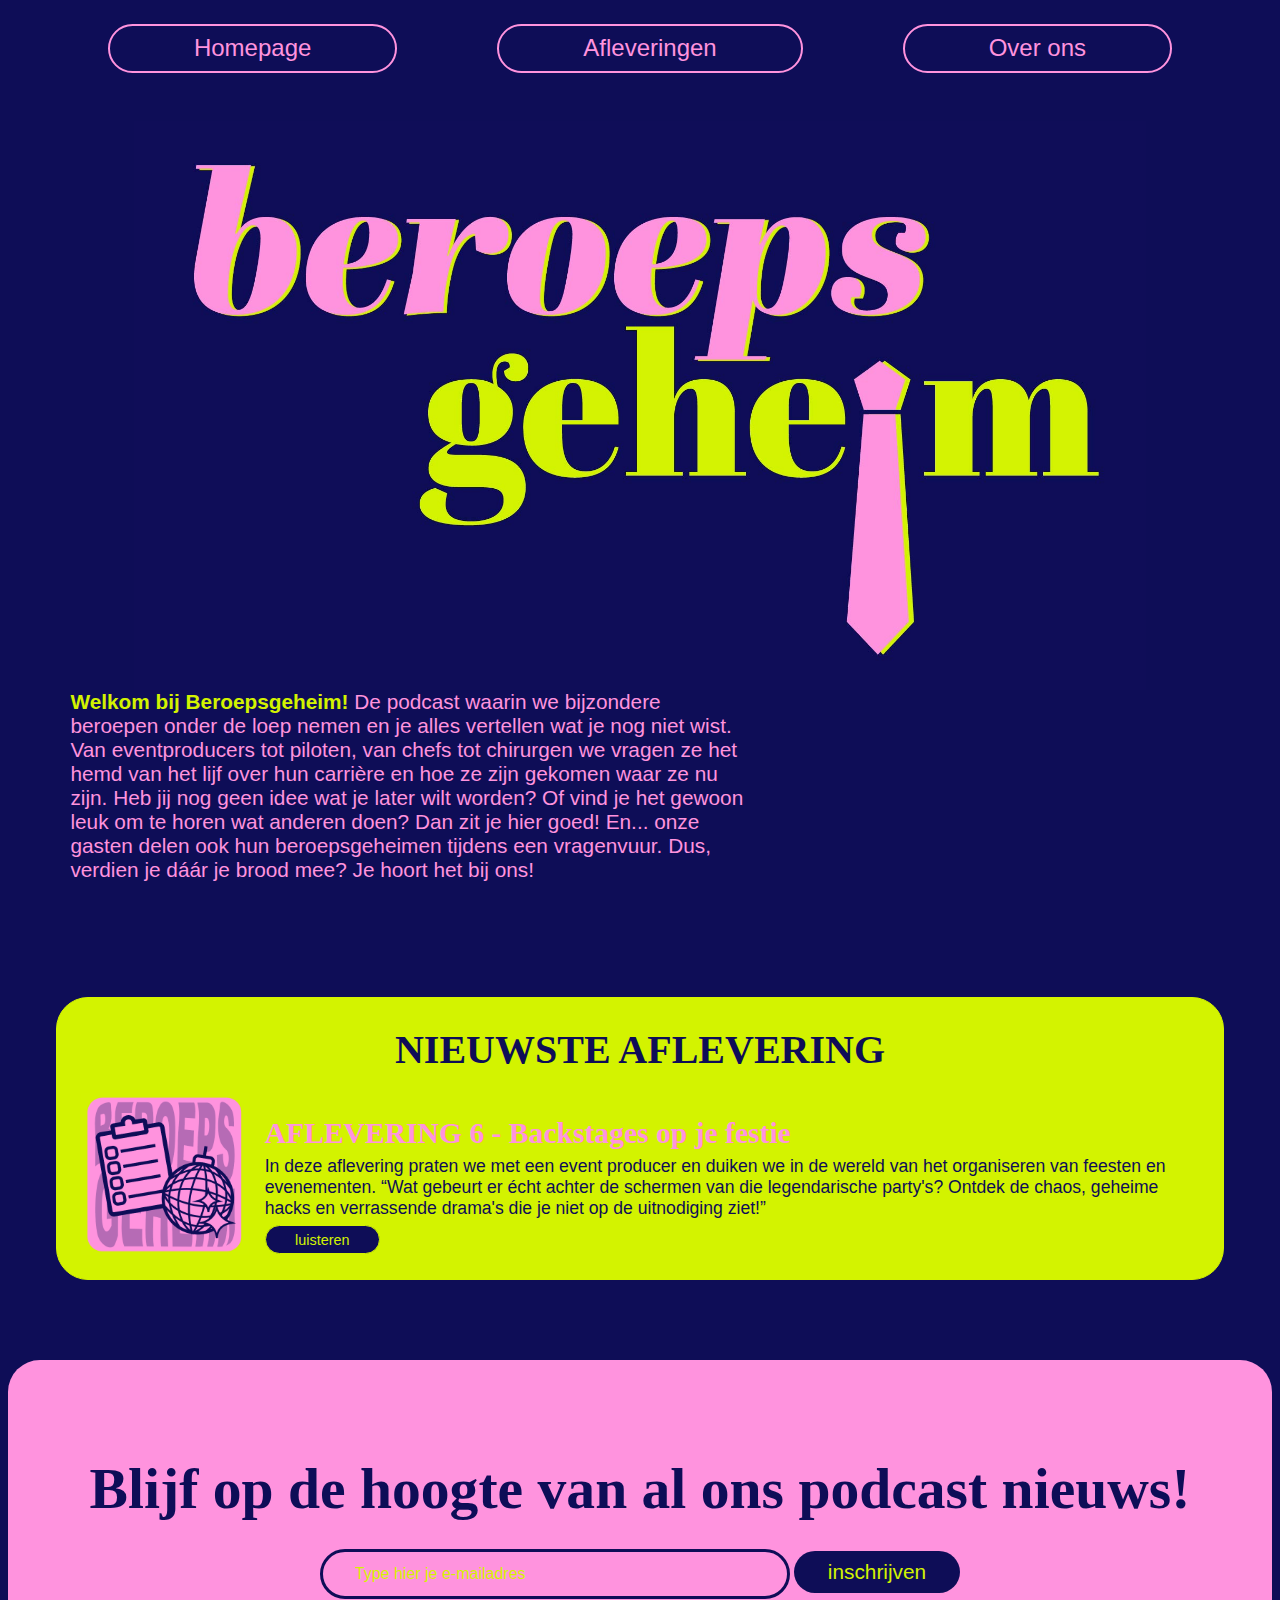
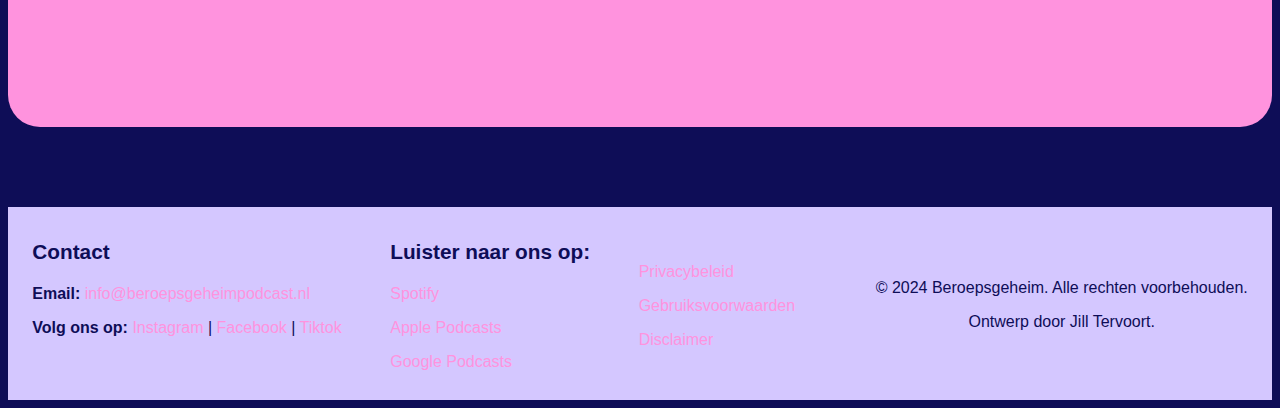
<file: index.html>
<!DOCTYPE html>
<html lang="nl">
<head>
    <meta charset="UTF-8">
    <meta name="viewport" content="width=device-width, initial-scale=1.0">
    <title>Homepage</title>
    <link rel="stylesheet" href="styles.css">
</head>

<body>
    <header>
      <nav>
        <ul class="hoofd-navigatie">
            <li><a href="index.html">Homepage</a></li>
            <li><a href="afleveringen.html">Afleveringen</a></li>
            <li><a href="over-ons.html">Over ons</a></li>
        </ul>
      </nav>
        
        <img src="images/logoberoepsgeheim.jpg" alt="logo beroepsgeheim">
        <p><strong>Welkom bij Beroepsgeheim!</strong> De podcast waarin we bijzondere beroepen onder de loep nemen en je alles vertellen wat je nog niet wist. Van eventproducers tot piloten, van chefs tot chirurgen we vragen ze het hemd van het lijf over hun carrière en hoe ze zijn gekomen waar ze nu zijn. Heb jij nog geen idee wat je later wilt worden? Of vind je het gewoon leuk om te horen wat anderen doen? Dan zit je hier goed! En... onze gasten delen ook hun beroepsgeheimen tijdens een vragenvuur. Dus, verdien je dáár je brood mee? Je hoort het bij ons!</p>
    </header>

    <main> 

        <section class="newest">
            <h1>NIEUWSTE AFLEVERING</h1>
            <div>
                <img src="images/event-producer.png" alt="aflevering event producer tumbnail"/>
                <div class="newest-text">
                     <h2>AFLEVERING 6 - Backstages op je festie</h2>
                     <p>In deze aflevering praten we met een event producer en duiken we in de wereld van het organiseren van feesten en evenementen. “Wat gebeurt er écht achter de schermen van die legendarische party's? Ontdek de chaos, geheime hacks en verrassende drama's die je niet op de uitnodiging ziet!”</p>
                     <button>luisteren</button>
                </div>
            </div>
        </section>

        <section class="call-to-action">
            <h2><strong>Blijf op de hoogte van al ons podcast nieuws!</strong></h2>
            <div class="email-container">
                <input type="email" id="email" placeholder="Type hier je e-mailadres" class="email-input">
                <button type="submit" class="email-button">inschrijven</button>
              </div>
              <!-- bronvermelding= HTML: HyperText Markup Language | MDN. (2024, 3 augustus). MDN Web Docs. https://developer.mozilla.org/en-US/docs/Web/HTML/Element/input/email-->
        </section>
    </main>

    <footer>
        <div class="footer-container">
            <div>
              <h2>Contact</h2>
              <nav>
                <ul>
                  <li><strong>Email: </strong><a href="mailto:info@beroepsgeheimpodcast.nl">info@beroepsgeheimpodcast.nl</a></li>
                  <li><strong>Volg ons op: </strong>
                    <a href="#">Instagram</a> | 
                    <a href="#">Facebook</a> | 
                    <a href="#">Tiktok</a>
                  </li>
                </ul>
              </nav>
            </div>
        
            <div>
              <h2>Luister naar ons op:</h2>
              <nav>
                <ul>
                  <li><a href="#">Spotify</a></li>
                  <li><a href="#">Apple Podcasts</a></li>
                  <li><a href="#">Google Podcasts</a></li>
                </ul>
              </nav>
            </div>
        
            <div class="footer-legal">
              <nav>
                <ul>
                  <li><a href="#">Privacybeleid</a></li>
                  <li><a href="#">Gebruiksvoorwaarden</a></li>
                  <li><a href="#">Disclaimer</a></li>
                </ul>
              </nav>
            </div>
        
            <div class="footer-bottom">
              <p>© 2024 Beroepsgeheim. Alle rechten voorbehouden.</p>
              <p>Ontwerp door Jill Tervoort.</p>
            </div>
        </div>
    </footer>

    <!--Voor de html en css code voor de footer heb ik chat-gpt gebruikt als inspiratiebron, maar deze code wel bijna volledig naar eigen hand gezet-->
    
</body>
</html>
</file>
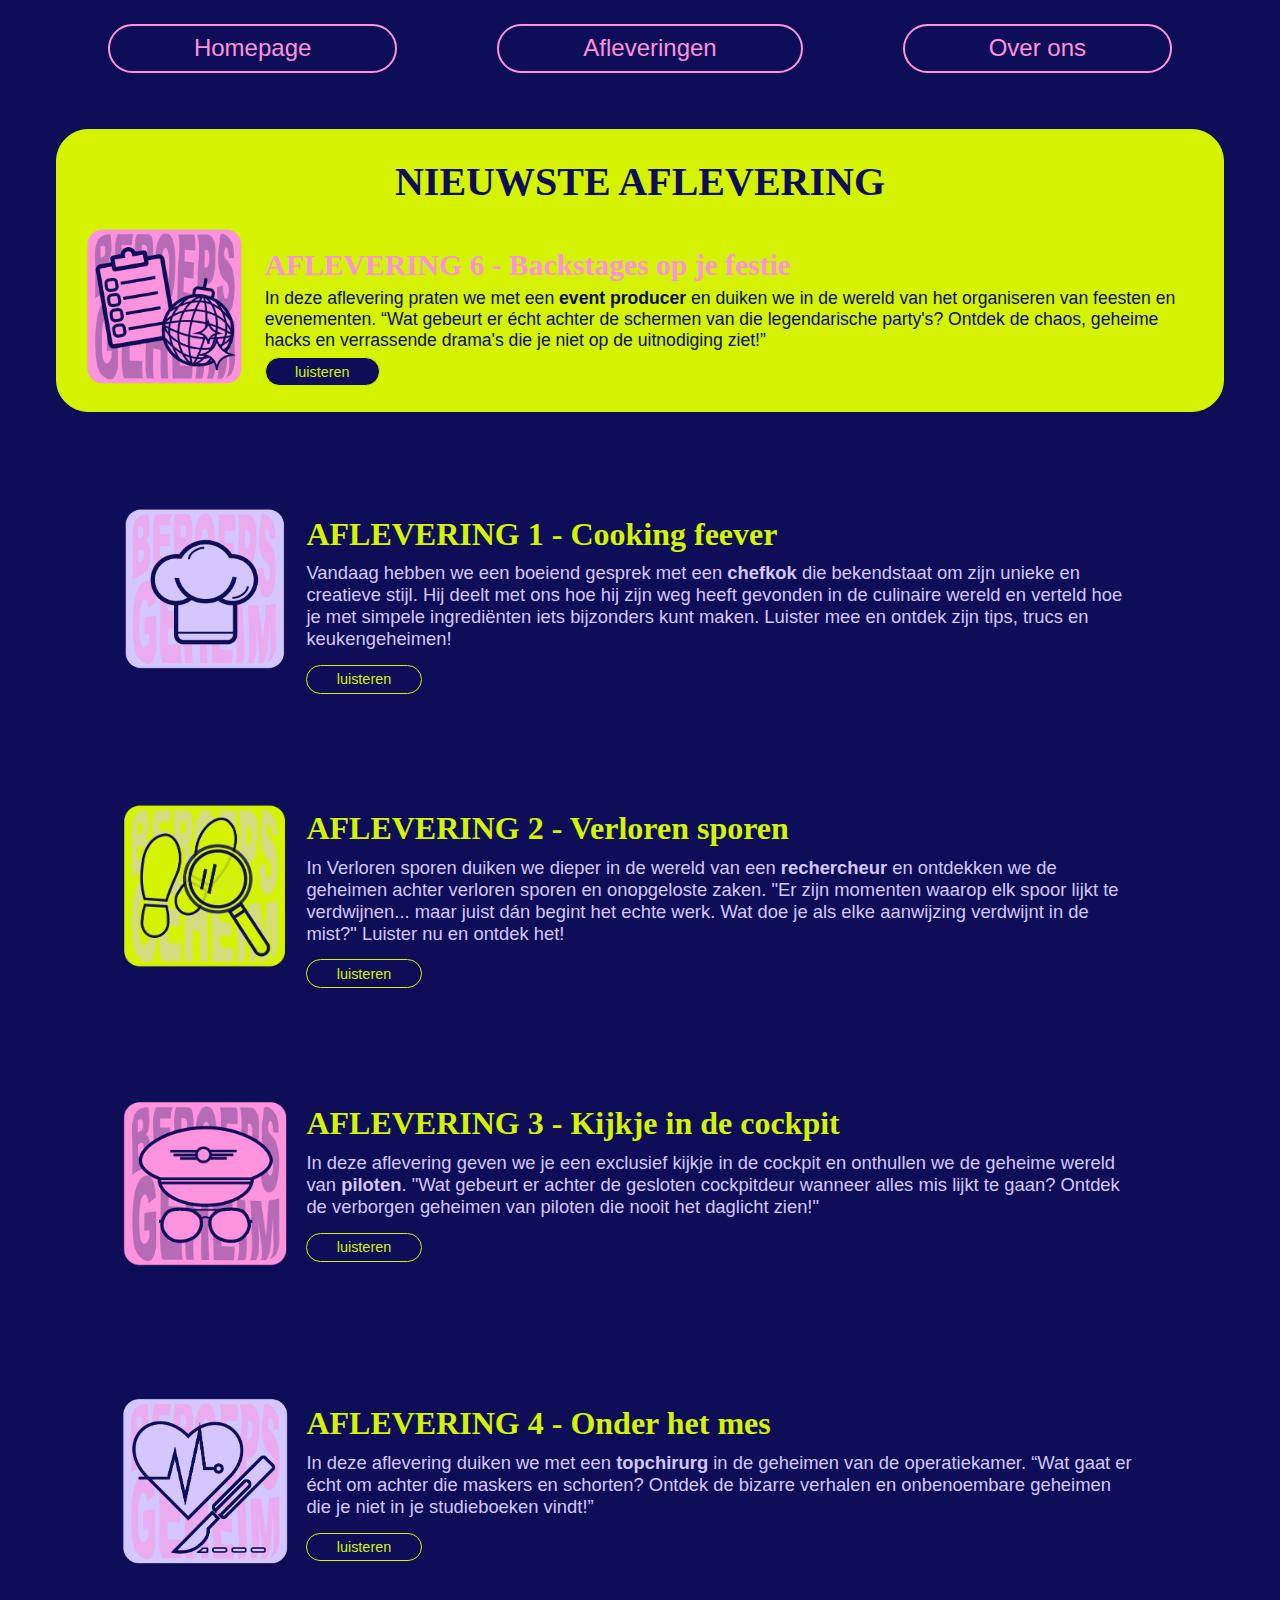
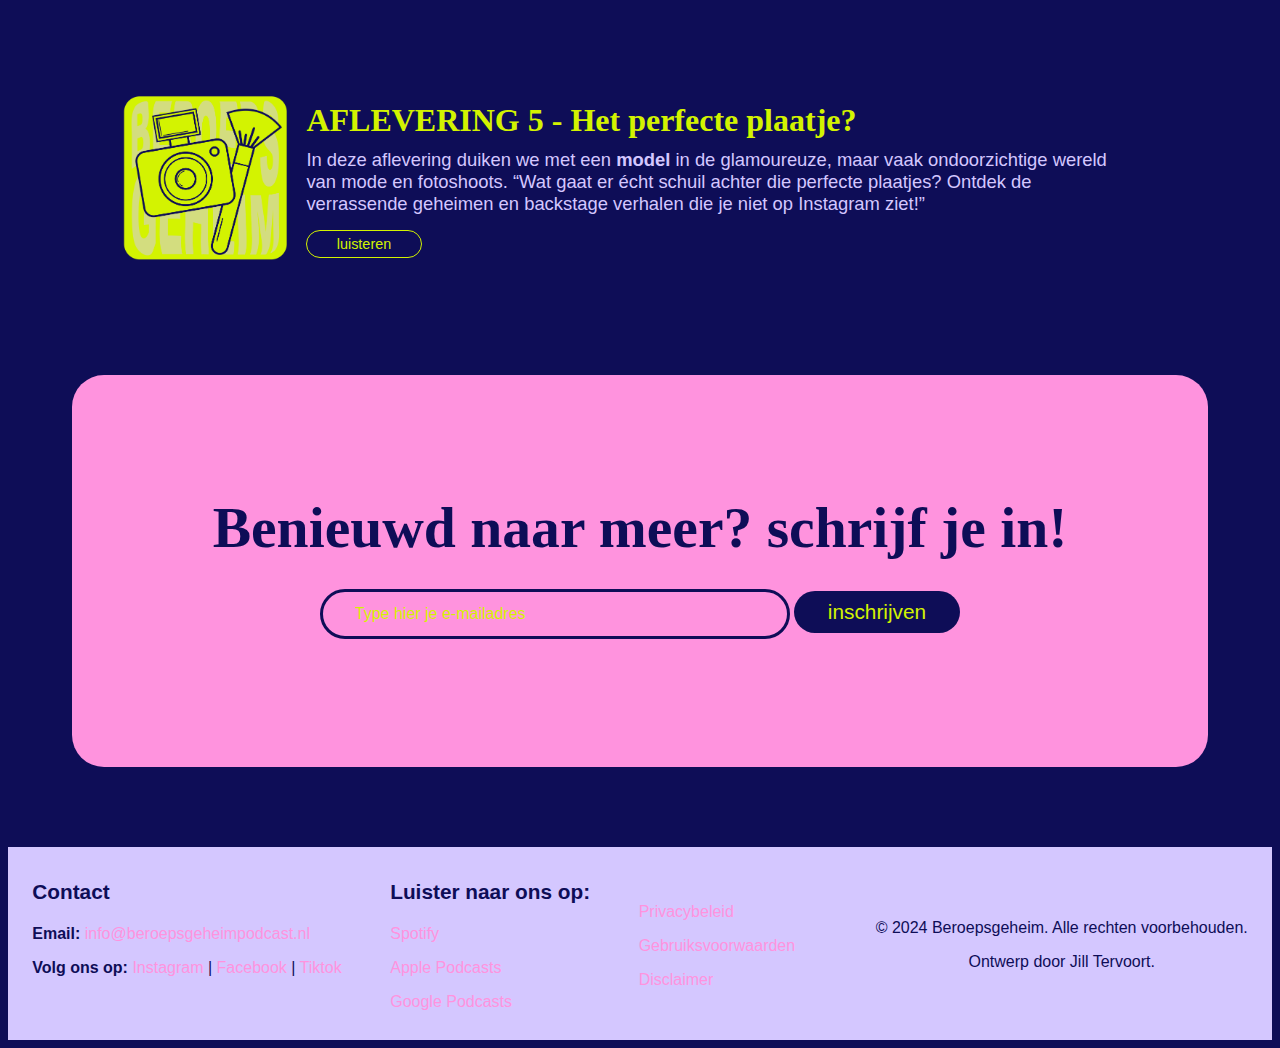
<file: afleveringen.html>
<!DOCTYPE html>
<html lang="nl">
<head>
    <meta charset="UTF-8">
    <meta name="viewport" content="width=device-width, initial-scale=1.0">
    <title>Afleveringen</title>
    <link rel="stylesheet" href="styles.css">
</head>

<body>
    <header>
      <nav>
        <ul class="hoofd-navigatie">
            <li><a href="index.html">Homepage</a></li>
            <li><a href="afleveringen.html">Afleveringen</a></li>
            <li><a href="over-ons.html">Over ons</a></li>
        </ul>
      </nav>

    </header>

    <main>

        <section class="newest">
            <h1>NIEUWSTE AFLEVERING</h1>
            <div>
                <img src="images/event-producer.png" alt="aflevering event producer tumbnail"/>
                <div class="newest-text">
                     <h2>AFLEVERING 6 - Backstages op je festie</h2>
                     <p>In deze aflevering praten we met een <strong>event producer</strong> en duiken we in de wereld van het organiseren van feesten en evenementen. “Wat gebeurt er écht achter de schermen van die legendarische party's? Ontdek de chaos, geheime hacks en verrassende drama's die je niet op de uitnodiging ziet!”</p>
                     <button>luisteren</button>
                </div>
            </div>
        </section>

        <article>
            <img src="images/chef-kok.png" alt="tumbnail podcast chefkok">
            <div>
                <h2>AFLEVERING 1 - Cooking feever</h2>
                <p>Vandaag hebben we een boeiend gesprek met een <strong>chefkok</strong> die bekendstaat om zijn unieke en creatieve stijl. Hij deelt met ons hoe hij zijn weg heeft gevonden in de culinaire wereld en verteld hoe je met simpele ingrediënten iets bijzonders kunt maken. Luister mee en ontdek zijn tips, trucs en keukengeheimen!</p>
                <button>luisteren</button>
            </div>
        </article>

        <article>
            <img src="images/rechercheur.png" alt="tumbnail podcast rechercheur">
            <div>
                <h2>AFLEVERING 2 - Verloren sporen</h2>
                <p>In Verloren sporen duiken we dieper in de wereld van een <strong>rechercheur</strong> en ontdekken we de geheimen achter verloren sporen en onopgeloste zaken. "Er zijn momenten waarop elk spoor lijkt te verdwijnen... maar juist dán begint het echte werk. Wat doe je als elke aanwijzing verdwijnt in de mist?" Luister nu en ontdek het!</p>
                <button>luisteren</button>
            </div>
        </article>

        <article> 
            <img src="images/piloot.png" alt="tumbnail podcast piloot">
            <div>
                <h2>AFLEVERING 3 - Kijkje in de cockpit</h2>
                <p>In deze aflevering geven we je een exclusief kijkje in de cockpit en onthullen we de geheime wereld van <strong>piloten</strong>. "Wat gebeurt er achter de gesloten cockpitdeur wanneer alles mis lijkt te gaan? Ontdek de verborgen geheimen van piloten die nooit het daglicht zien!"</p>
                <button>luisteren</button>
            </div>
        </article>

        <article>
            <img src="images/chirurg.png" alt="tumbnail podcast chirurg">
            <div>
                <h2>AFLEVERING 4 - Onder het mes</h2>
                <p>In deze aflevering duiken we met een <strong>topchirurg</strong> in de geheimen van de operatiekamer. “Wat gaat er écht om achter die maskers en schorten? Ontdek de bizarre verhalen en onbenoembare geheimen die je niet in je studieboeken vindt!”</p>
                <button>luisteren</button>
            </div>
        </article>

        <article> 
            <img src="images/model.png" alt="tumbnail podcast model">
            <div>
                <h2>AFLEVERING 5 - Het perfecte plaatje?</h2>
                <p>In deze aflevering duiken we met een <strong>model</strong> in de glamoureuze, maar vaak ondoorzichtige wereld van mode en fotoshoots. “Wat gaat er écht schuil achter die perfecte plaatjes? Ontdek de verrassende geheimen en backstage verhalen die je niet op Instagram ziet!”</p>
                <button>luisteren</button>
            </div>
        </article>

        <article class="call-to-action">
            <h2><strong>Benieuwd naar meer? schrijf je in!</strong></h2>
            <div class="email-container">
                <input type="email" id="email" placeholder="Type hier je e-mailadres" class="email-input">
                <button type="submit" class="email-button">inschrijven</button>
              </div>
              <!-- bronvermelding= HTML: HyperText Markup Language | MDN. (2024, 3 augustus). MDN Web Docs. https://developer.mozilla.org/en-US/docs/Web/HTML/Element/input/email-->
        </article>

    </main>

    <footer>
      <div class="footer-container">
          <div>
            <h2>Contact</h2>
            <nav>
              <ul>
                <li><strong>Email: </strong><a href="mailto:info@beroepsgeheimpodcast.nl">info@beroepsgeheimpodcast.nl</a></li>
                <li><strong>Volg ons op: </strong>
                  <a href="#">Instagram</a> | 
                  <a href="#">Facebook</a> | 
                  <a href="#">Tiktok</a>
                </li>
              </ul>
            </nav>
          </div>
      
          <div>
            <h2>Luister naar ons op:</h2>
            <nav>
              <ul>
                <li><a href="#">Spotify</a></li>
                <li><a href="#">Apple Podcasts</a></li>
                <li><a href="#">Google Podcasts</a></li>
              </ul>
            </nav>
          </div>
      
          <div class="footer-legal">
            <nav>
              <ul>
                <li><a href="#">Privacybeleid</a></li>
                <li><a href="#">Gebruiksvoorwaarden</a></li>
                <li><a href="#">Disclaimer</a></li>
              </ul>
            </nav>
          </div>
      
          <div class="footer-bottom">
            <p>© 2024 Beroepsgeheim. Alle rechten voorbehouden.</p>
            <p>Ontwerp door Jill Tervoort.</p>
          </div>
      </div>
    </footer>

    <!--Voor de html en css code voor de footer heb ik chat-gpt gebruikt als inspiratiebron, maar deze code wel bijna volledig naar eigen hand gezet-->
    
</body>
</html>
</file>
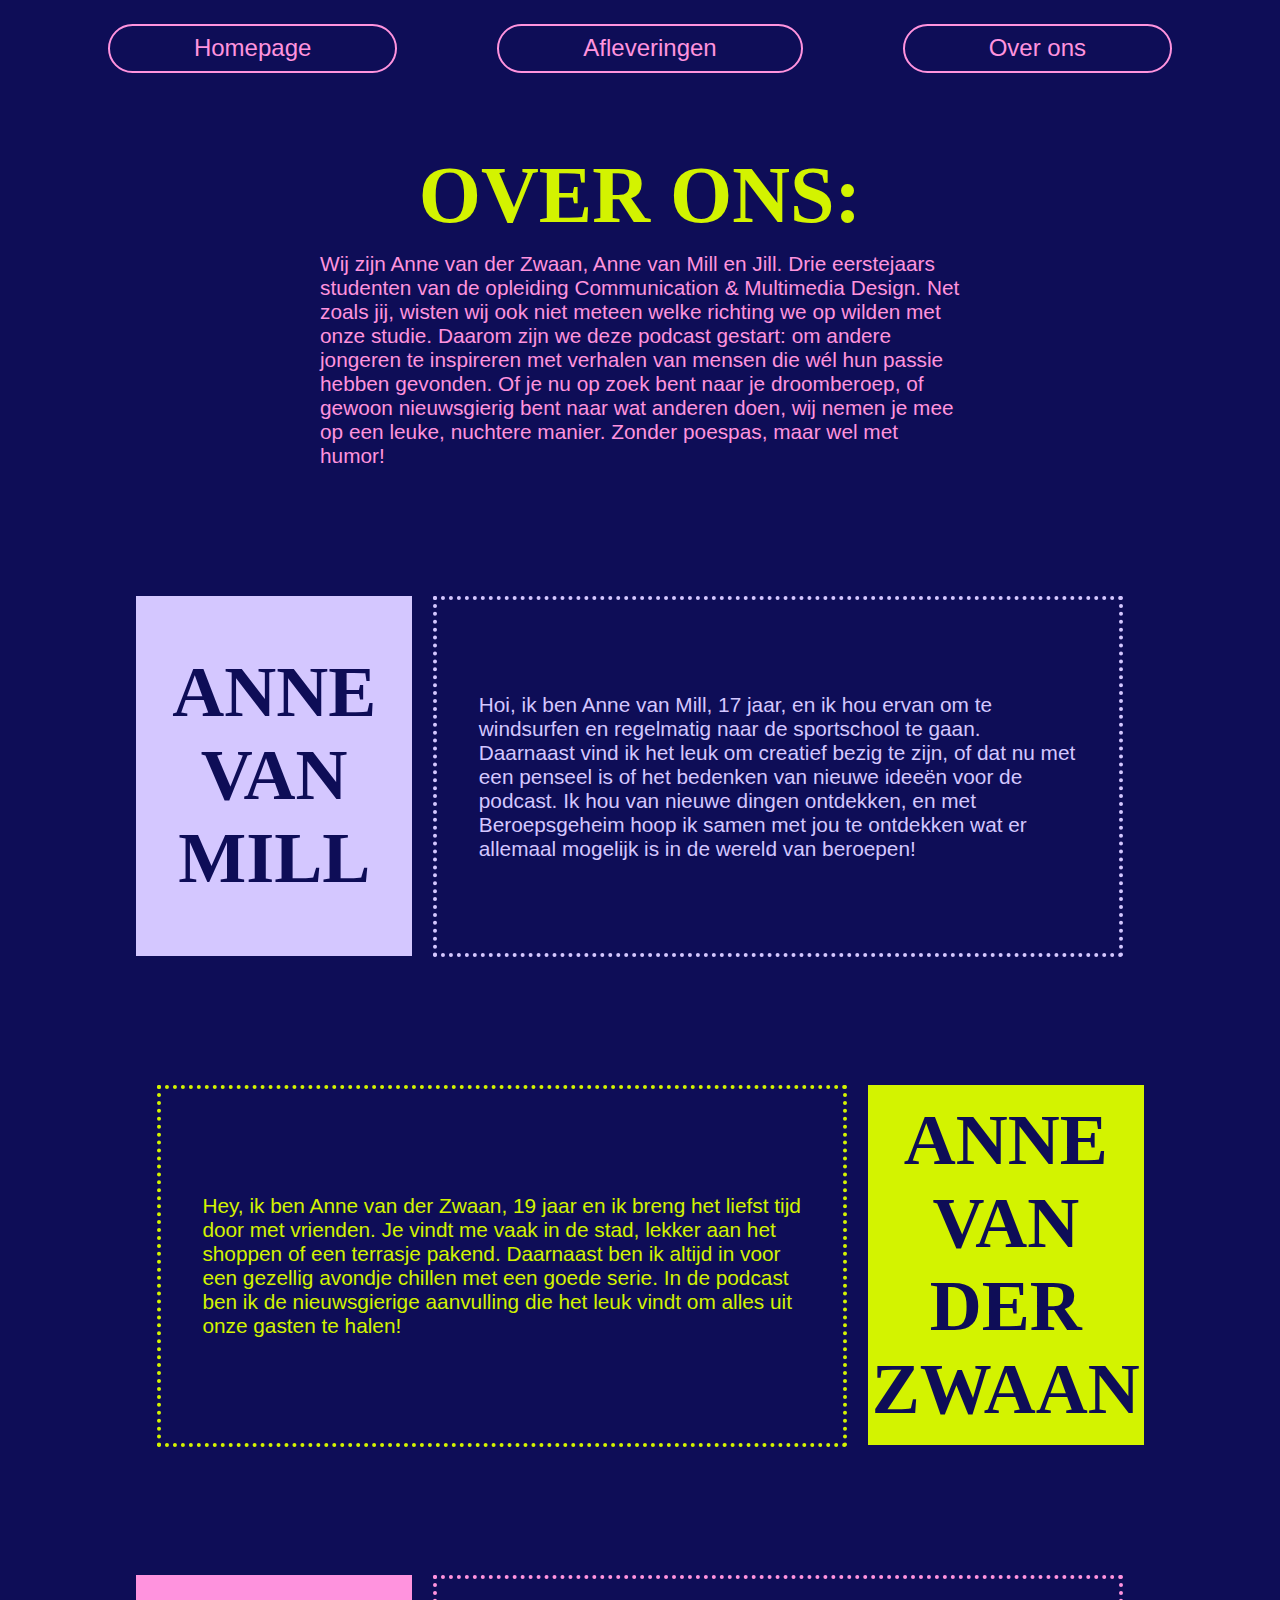
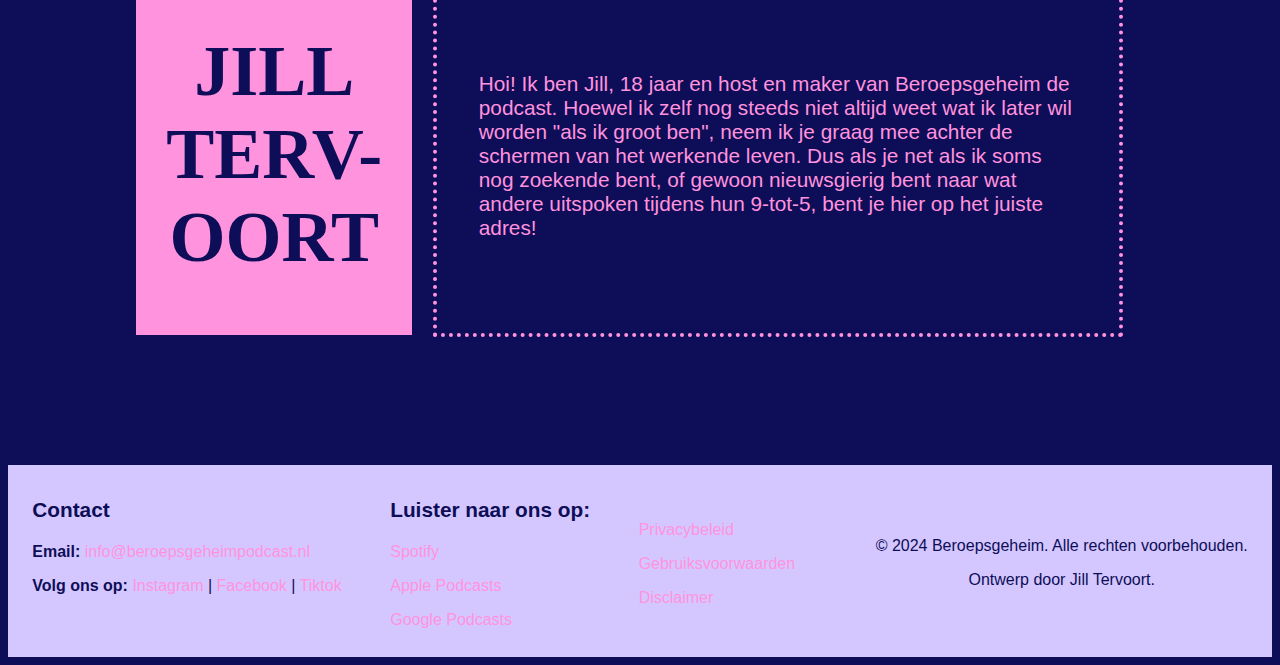
<file: over-ons.html>
<!DOCTYPE html>
<html lang="nl">
<head>
    <meta charset="UTF-8">
    <meta name="viewport" content="width=device-width, initial-scale=1.0">
    <title>Over ons</title>
    <link rel="stylesheet" href="styles.css">
</head>

<body>
    <header>
      <nav>
        <ul class="hoofd-navigatie">
            <li><a href="index.html">Homepage</a></li>
            <li><a href="afleveringen.html">Afleveringen</a></li>
            <li><a href="over-ons.html">Over ons</a></li>
        </ul>
      </nav>

    </header>

    <main>
        <div class="title-over-ons">
        <h1>OVER ONS:</h1>
        <p>Wij zijn Anne van der Zwaan, Anne van Mill en Jill. Drie eerstejaars studenten van de opleiding Communication & Multimedia Design. Net zoals jij, wisten wij ook niet meteen welke richting we op wilden met onze studie. Daarom zijn we deze podcast gestart: om andere jongeren te inspireren met verhalen van mensen die wél hun passie hebben gevonden. Of je nu op zoek bent naar je droomberoep, of gewoon nieuwsgierig bent naar wat anderen doen, wij nemen je mee op een leuke, nuchtere manier. Zonder poespas, maar wel met humor!</p>
            </div>
        <article class="over-ons">
            <h2 class="naam-Anne-M">ANNE VAN MILL</h2>
            <p class="text-Anne-M">Hoi, ik ben Anne van Mill, 17 jaar, en ik hou ervan om te windsurfen en regelmatig naar de sportschool te gaan. Daarnaast vind ik het leuk om creatief bezig te zijn, of dat nu met een penseel is of het bedenken van nieuwe ideeën voor de podcast. Ik hou van nieuwe dingen ontdekken, en met Beroepsgeheim hoop ik samen met jou te ontdekken wat er allemaal mogelijk is in de wereld van beroepen!</p>
        </article>

        <article class="over-ons">
            <p class="text-Anne-Z">Hey, ik ben Anne van der Zwaan, 19 jaar en ik breng het liefst tijd door met vrienden. Je vindt me vaak in de stad, lekker aan het shoppen of een terrasje pakend. Daarnaast ben ik altijd in voor een gezellig avondje chillen met een goede serie. In de podcast ben ik de nieuwsgierige aanvulling die het leuk vindt om alles uit onze gasten te halen!</p>
            <h2 class="naam-Anne-Z">ANNE VAN DER ZWAAN</h2>
        </article>

        <article class="over-ons">
            <h2 class="naam-Jill">JILL TERV- OORT</h2>
            <p class="text-Jill">Hoi! Ik ben Jill, 18 jaar en host en maker van Beroepsgeheim de podcast. Hoewel ik zelf nog steeds niet altijd weet wat ik later wil worden "als ik groot ben", neem ik je graag mee achter de schermen van het werkende leven. Dus als je net als ik soms nog zoekende bent, of gewoon nieuwsgierig bent naar wat andere uitspoken tijdens hun 9-tot-5, bent je hier op het juiste adres!</p>
        </article>


    </main>

    <footer>
      <div class="footer-container">
          <div>
            <h2>Contact</h2>
            <nav>
              <ul>
                <li><strong>Email: </strong><a href="mailto:info@beroepsgeheimpodcast.nl">info@beroepsgeheimpodcast.nl</a></li>
                <li><strong>Volg ons op: </strong>
                  <a href="#">Instagram</a> | 
                  <a href="#">Facebook</a> | 
                  <a href="#">Tiktok</a>
                </li>
              </ul>
            </nav>
          </div>
      
          <div>
            <h2>Luister naar ons op:</h2>
            <nav>
              <ul>
                <li><a href="#">Spotify</a></li>
                <li><a href="#">Apple Podcasts</a></li>
                <li><a href="#">Google Podcasts</a></li>
              </ul>
            </nav>
          </div>
      
          <div class="footer-legal">
            <nav>
              <ul>
                <li><a href="#">Privacybeleid</a></li>
                <li><a href="#">Gebruiksvoorwaarden</a></li>
                <li><a href="#">Disclaimer</a></li>
              </ul>
            </nav>
          </div>
      
          <div class="footer-bottom">
            <p>© 2024 Beroepsgeheim. Alle rechten voorbehouden.</p>
            <p>Ontwerp door Jill Tervoort.</p>
          </div>
      </div>
    </footer>

    <!--Voor de html en css code voor de footer heb ik chat-gpt gebruikt als inspiratiebron, maar deze code wel bijna volledig naar eigen hand gezet-->
    
    
</body>
</html>
</file>
<file: styles.css>
/*homepage*/

  /*navigatie*/

.hoofd-navigatie {
    display: flex;
    flex-direction: row;
    list-style-type: none;
    justify-content: space-evenly;
    font-size: 150%;
    font-family: Impact, Haettenschweiler, 'Arial Narrow Bold', sans-serif;
}

.hoofd-navigatie a:link, a:visited {
    color: rgb(255, 147, 222);
    padding: 0.35em 3.5em;
    border: 0.1em solid rgb(255, 147, 222);
    border-radius: 2em;
    text-align: center;
    text-decoration: none;
    display: inline-block;
  }
  
  .hoofd-navigatie a:hover, a:active {
    color:white;
    background-color: rgb(255, 147, 222);
  }

  /*header*/

header img {
  display: block;
  width: 80%;
  margin-left: auto;
  margin-right: auto;
}

header p {
  color: rgb(255, 147, 222);
  font-family: Arial, Helvetica, sans-serif;
  font-size: 1.30em;
  padding-left: 3em;
  padding-right: 25em;
  padding-bottom: 4em;
  padding-top: 0em;
  margin: 0 auto;
}
header p strong {
  color: rgb(211, 243, 0);
}

/*body*/

body {
  background-color:rgb(14, 13, 87);
}

  /*nieuwste aflevering*/

.newest{
  display: flex;
  flex-direction: column;
  background-color: rgb(211, 243, 0);
  border: 0.1em solid rgb(211, 243, 0);
  border-radius: 2em;
  padding: 1.5em 1.5em;
  margin: 2em 3em;
  transition: all 500ms ease;
}

.newest:hover{
  scale: 1.008;
}

.newest h1{
  display: block;
  text-align: center;
  font-size: 2.5em;
  color: rgb(14, 13, 87);
  margin-top: 0.10em;
  margin-bottom: 0.5em;
}

.newest > div {
  display: flex;
  flex-direction: row;
}

.newest h2{
  color: rgb(255, 147, 222);
  font-size: 1.85em;
  margin-bottom: 0.20em;
}

.newest p{
  margin-top: 0.20em;
  margin-bottom: 0.35em;
  font-size: 1.1em;
  font-family: Arial, Helvetica, sans-serif;
  color: rgb(14, 13, 87);
}
.newest img{
  width: 15%;
  margin-right: 1em;
  transition: 2s ease-in-out;
}
.newest img:hover {
  width: 16%;
}

  /* inschrijven nieuwsbrief */

.call-to-action {
  display: flex;
  justify-content: center;
  align-items: center;
  flex-direction: column;
  background-color: rgb(255, 147, 222);
  padding-top: 3em;
  padding-bottom: 8em;
  border-radius: 2em;
  margin-top: 5em;
  margin-bottom: 5em;
}

.call-to-action h2 {
  font-size: 3.6em;
  text-align: center;
  color: rgb(14, 13, 87);
  margin-bottom: 0.5em;
}

.email-input {
  font-size: 1em;
  color: rgb(14, 13, 87);
  background-color: rgb(255, 147, 222);
  border: 0.2em solid rgb(14, 13, 87);
  border-radius: 2em;
  width: 25em;
  padding: 0.8em 2em;
  transition: 0.3s ease-in-out;
}

.email-imput :focus{
  border-color: rgb(211, 243, 0);
}

::placeholder {
  color: rgb(211, 243, 0);
}

.email-button {
  font-size: 1.3em;
  font-family: Arial, Helvetica, sans-serif;
  background-color: rgb(14, 13, 87);
  color: rgb(211, 243, 0);
  border: none;
  border-radius: 2em;
}


/* afleveringen */

main article {
  display: flex;
  flex-direction: row;
  margin: 4em;
  transition: all 500ms ease;
}

main article:hover{
  scale: 1.008;
}

main article img {
  width: 15%;
  height: 15%;
  margin: 2em 1em 2em 3em;
  transition: 2s ease-in-out;
}

main article img:hover {
  width: 16%;
  height: 16%;
}

main article h2 {
  color: rgb(211, 243, 0);
  margin-top: 1.25em;
  margin-bottom: 0.3em;
  font-size: 2em;
}

main article p {
  color:rgb(212, 199, 255);
  margin-top: 0.3em;
  margin-right: 4em;
  margin-bottom: 0.8em;
  font-size: 1.15em;
  font-family: Arial, Helvetica, sans-serif;
}

button{
  font-size: 0.9em;
  width: 8em;
  height: 2em;
  border: 0.12em solid rgb(211, 243, 0);
  border-radius: 2em;
  background-color: rgb(14, 13, 87); 
  color: rgb(211, 243, 0);
}

button:hover {
  color:rgb(14, 13, 87);
  border: 0.12em solid rgb(14, 13, 87);
  background-color: rgb(211, 243, 0);
}


/*over ons*/

.title-over-ons h1{
  font-size: 5em;
  text-align: center;
  color: rgb(211, 243, 0);
  margin-bottom: 0em;
}

.title-over-ons p{
  color: rgb(255, 147, 222);
  font-size: 1.3em;
  font-family: Arial, Helvetica, sans-serif;
  margin-top: 0.5em;
  margin-left: 15em;
  margin-right: 15em;
}

.over-ons {
  margin: 8em 8em;
}

.naam-Anne-M {
  display: flex;
  justify-content: center;
  align-items: center;
  background-color: rgb(212, 199, 255);
  color: rgb(14, 13, 87);
  text-align: center;
  font-size: 4.5em;
  margin: 0 auto;
  width: 4em;
  height: 5em;
}
.text-Anne-M {
  display: flex;
  justify-content: center;
  align-items: center;
  color: rgb(212, 199, 255);
  font-size: 1.3em;
  border: 0.2em dotted rgb(212, 199, 255);
  margin: 0em 1em;
  padding: 1em 2em;
  width: 30em;
  height: 15em;
}


.naam-Anne-Z {
  display: flex;
  justify-content: center;
  align-items: center;
  background-color: rgb(211, 243, 0);
  color: rgb(14, 13, 87);
  text-align: center;
  font-size: 4.5em; 
  margin: 0 auto; 
  width: 4em;
  height: 5em;
}
.text-Anne-Z {
  display: flex;
  justify-content: center;
  align-items: center;
  color: rgb(211, 243, 0);
  font-size: 1.3em;
  border: 0.2em dotted rgb(211, 243, 0);
  margin: 0em 1em;
  padding: 1em 2em;
  width: 30em;
  height: 15em;
}


.naam-Jill {
  display: flex;
  justify-content: center;
  align-items: center;
  background-color: rgb(255, 147, 222);
  color: rgb(14, 13, 87);
  text-align: center;
  font-size: 4.5em;
  margin: 0 auto;
  width: 4em;
  height: 5em;
}
.text-Jill {
  display: flex;
  justify-content: center;
  align-items: center;
  color: rgb(255, 147, 222);
  font-size: 1.3em;
  border: 0.2em dotted rgb(255, 147, 222);
  margin: 0em 1em;
  padding: 1em 2em;
  width: 30em;
  height: 15em;
}


/*footer*/

footer {
  background-color: rgb(212, 199, 255);
  color: rgb(14, 13, 87);
  font-family: Arial, Helvetica, sans-serif;
}

.footer-container {
  display: flex;
  flex-direction: row;
  justify-content: space-around;
  padding-bottom: 0.8em;
  padding-top: 1em;
}

.footer-container h2 {
  font-size: 1.3em;
  margin-bottom: 1em;
  color: rgb(14, 13, 87)
}

p, li, a {
  font-size: 1em;
  color: rgb(14, 13, 87)
}

a {
  text-decoration: none;
  color: rgb(255, 147, 222)
}

a:hover {
  text-decoration: underline;
}

ul {
  list-style-type: none;
  padding: 0;
}

ul li {
  margin-bottom: 1em;
}

.footer-legal {
padding-top: 1.5em;
}

.footer-bottom {
  text-align: center;
  margin-top: 2em;
  padding-left: 2em;
  padding-top: 0.5em;
  font-size: 1em;
}

/*Voor de html en css code voor de footer heb ik chat-gpt als inspiratiebron gebruikt, maar deze code wel bijna volledig naar eigen hand gezet*/
</file>
